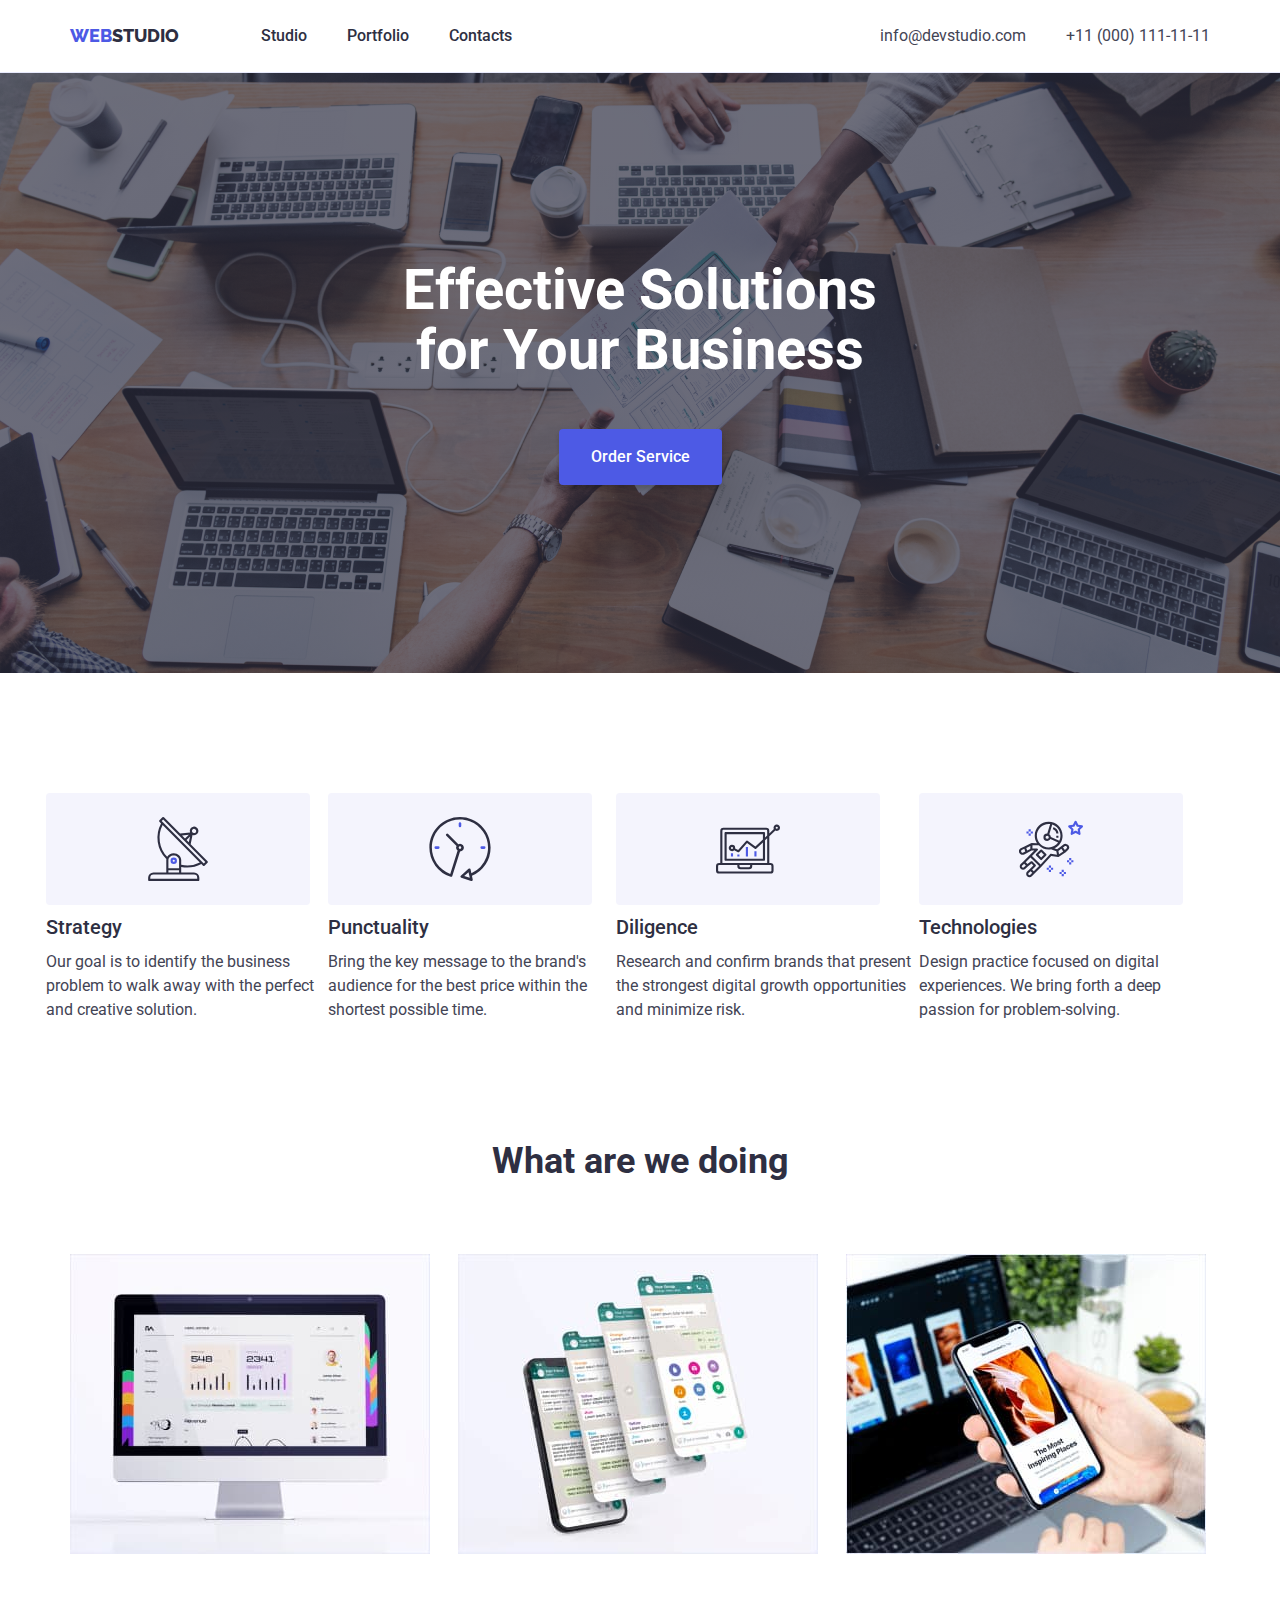
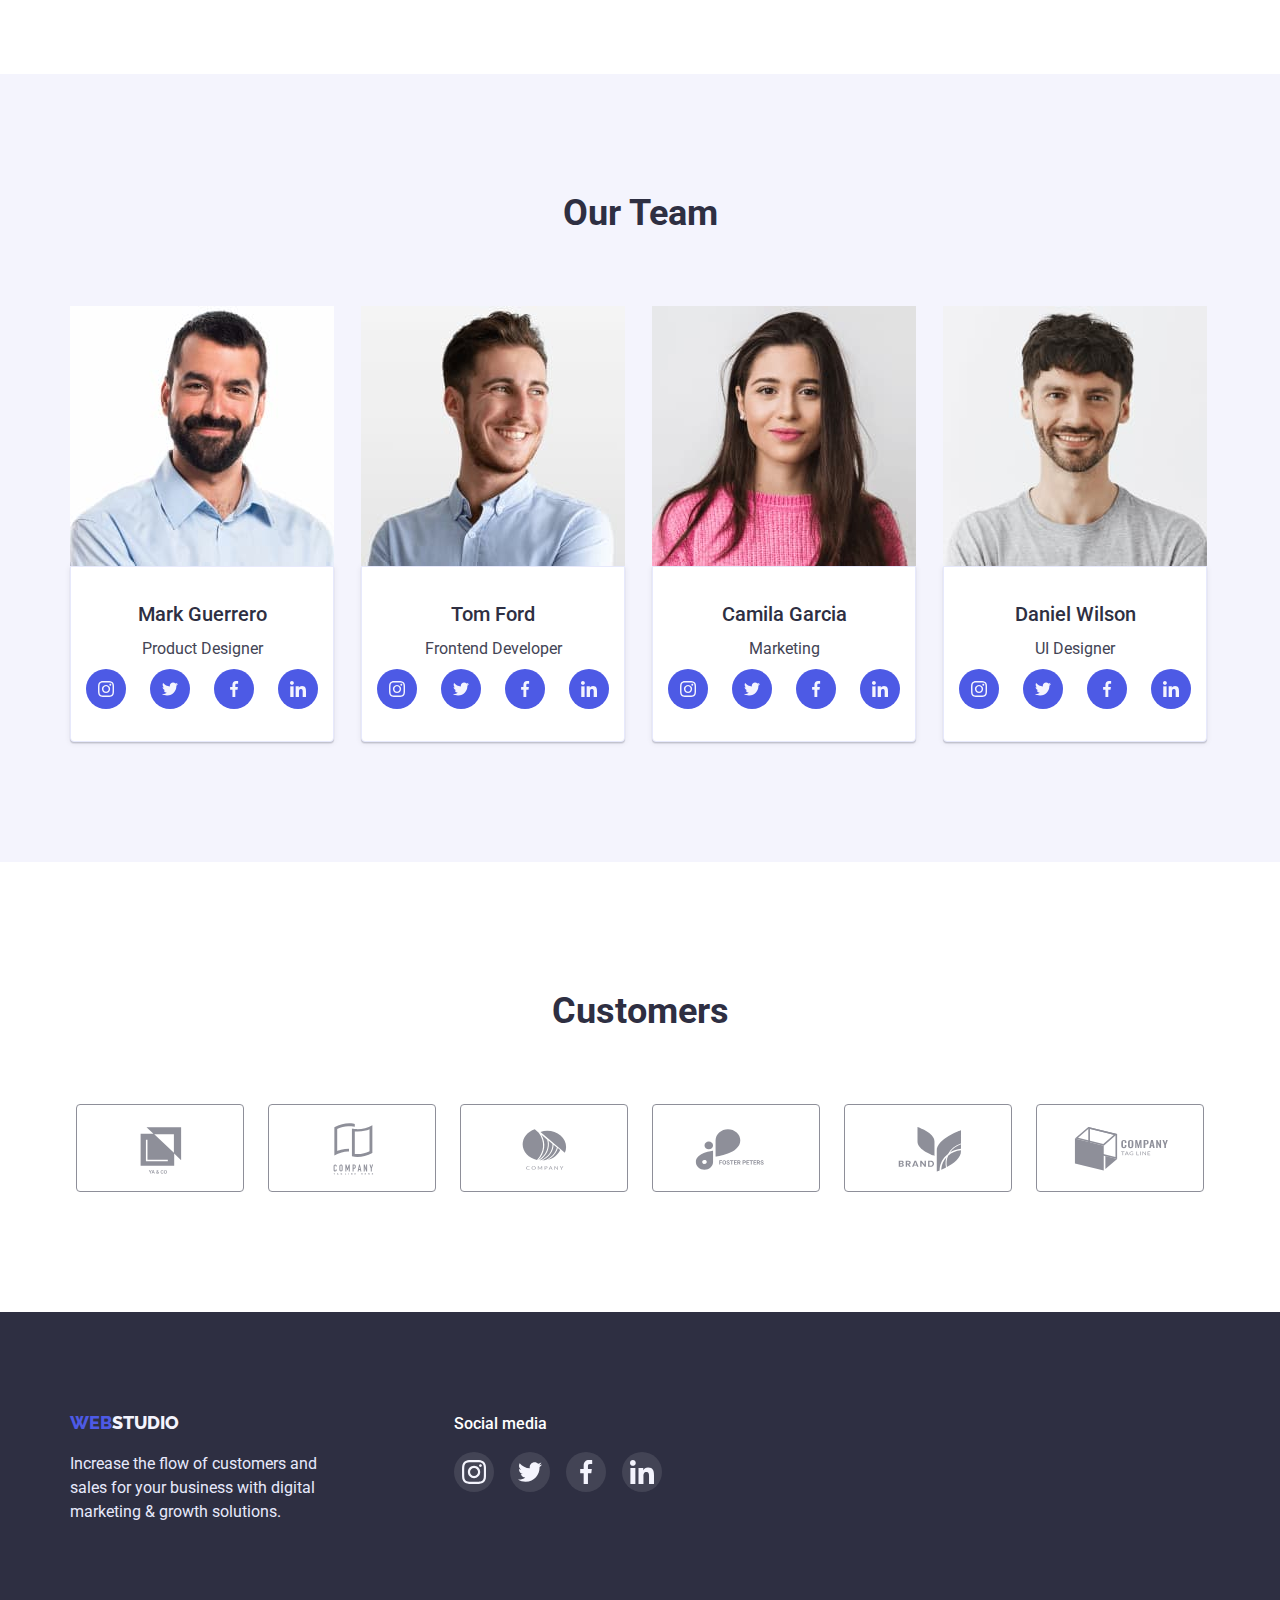
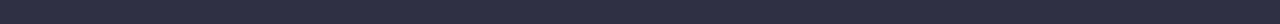
<file: index.html>
<!DOCTYPE html>
<html lang="en" class="page">
<head>
    <meta charset="UTF-8">
    <meta name="viewport" content="width=device-width, initial-scale=1.0">
    <title>WebStudio</title>

    <link rel="stylesheet" href="./css/modern-normalize.css">
    <link rel="stylesheet" href="./css/styles.css">

    <link rel="preconnect" href="https://fonts.googleapis.com">
    <link rel="preconnect" href="https://fonts.gstatic.com" crossorigin>
    <link href="https://fonts.googleapis.com/css2?family=Raleway:wght@800&family=Roboto:wght@400;500;700;900&display=swap" rel="stylesheet">
</head>

<body>
    <header class="page-header">
        <div class="container main-nav"> 
                <nav class="logo-nav">
                    <a href="./index.html" class="logo">
                        <span>Web</span>Studio
                    </a>
                    <ul class="site-nav list">
                        <li class="item"><a href="./index.html">Studio</a></li>
                        <li class="item"><a href="./portfolio.html">Portfolio</a></li>
                        <li class="item"><a href="">Contacts</a></li>
                    </ul>                   
                </nav>
        
                <address class="address">
                    <ul class="auth-nav list">
                        <li class="item"><a href="mailto:info@devstudio.com">info@devstudio.com</a></li>
                        <li class="item"><a href="tel:+110001111111">+11 (000) 111-11-11</a></li>
                    </ul>
                </address>
        </div>
    </header>

<main>
    <section class="hero  overlay">
        <div class="container">
        
        <h1 class="hero-title">Effective Solutions <br> for Your Business</h1>
        <button class="button  button-primary" type="button">Order Service</button> 
        
        </div>
    </section>
    
    <section class="section-principles">

        <div class="container">

            <ul class="feature-list list">
                <li class="item-list icon-strategy">
                    <div class="card-content">
                    <h3 class="title">Strategy</h3>
                    <p class="content">Our goal is to identify the business
                        problem to walk away with the perfect and creative solution. </p>
                    </div>
                </li>
                <li class="item-list icon-clock">
                    <div class="card-content">
                    <h3 class="title">Punctuality</h3>
                    <p class="content">Bring the key message to the brand's audience for the best price within the shortest possible time.</p>
                    </div>
                </li>
                <li class="item-list icon-diagram">
                    <div class="card-content">
                    <h3 class="title">Diligence</h3>
                    <p class="content">Research and confirm brands that present the strongest digital growth opportunities and minimize risk.</p>
                    </div>
                </li>
                <li class="item-list icon-astronaut">
                    <div class="card-content">
                    <h3 class="title">Technologies</h3>
                    <p class="content">Design practice focused on digital experiences. We bring forth a deep passion for problem-solving.</p>
                    </div>
                </li>
            </ul>  
        
        </div>
        
    </section> 

    <section class="section-wawd">   

        <div class="container">

        <h2 class="section-title">What are we doing</h2>
            <ul class="section-nav-wawd list">
                <li class="item">
                    <div class="card-thumb">
                    <img src="./images/rectangle.jpg" alt="comp" width="360" class="wawd-image">
                    </div>
                </li>
                <li class="item">
                    <div class="card-thumb">
                    <img src="./images/rectangleone.jpg" alt="app" width="360" class="wawd-image">
                    </div>
                </li>
                <li class="item">
                    <div class="card-thumb">
                    <img src="./images/rectangletwo.jpg" alt="phone" width="360" class="wawd-image">
                    </div>
                </li>
            
            </ul>

        </div>

    </section>

    <section class="section-team">

        <div class="container">
            <div class="our-team">

        <h2 class="section-title">Our Team</h2>

        <ul class="team list">
            <li class="item">
                <div class="team-card">
                <div class="card-team">
                <img src="./images/img.jpg" alt="Product Designer" width="264">
                </div>
                <div class="card-txt">
                <h3 class="title">Mark Guerrero</h3>
                <p class="content">Product Designer</p>
                <ul class="social-list list">
                    <li class="social-list-item">
                        <a href="" class="social-list-link">
                            <svg class="social-list-icon" width="16" height="16">
                                <use href="./images/sprite.svg#icon-instagram"></use>
                            </svg>
                        </a>
                    </li>
                    <li class="social-list-item">
                        <a href="" class="social-list-link">
                            <svg class="social-list-icon" width="16" height="16">
                                <use href="./images/sprite.svg#icon-twitter"></use>
                            </svg>
                        </a>
                    </li>
                    <li class="social-list-item">
                        <a href="" class="social-list-link">
                            <svg class="social-list-icon" width="16" height="16">
                                <use href="./images/sprite.svg#icon-facebook"></use>
                            </svg>
                        </a>
                    </li>
                    <li class="social-list-item">
                        <a href="" class="social-list-link">
                            <svg class="social-list-icon" width="16" height="16">
                                <use href="./images/sprite.svg#icon-linkedin"></use>
                            </svg>
                        </a>
                    </li>
                </ul>
                </div>
                </div>
            </li>
            <li class="item">
                <div class="team-card">
                <div class="card-team">
                <img src="./images/imgone.jpg" alt="Frontend Developer" width="264">
                </div>
                <div class="card-txt">
                <h3 class="title">Tom Ford</h3>
                <p class="content">Frontend Developer</p>
                <ul class="social-list list">
                    <li class="social-list-item">
                        <a href="" class="social-list-link">
                            <svg class="social-list-icon" width="16" height="16">
                                <use href="./images/sprite.svg#icon-instagram"></use>
                            </svg>
                        </a>
                    </li>
                    <li class="social-list-item">
                        <a href="" class="social-list-link">
                            <svg class="social-list-icon" width="16" height="16">
                                <use href="./images/sprite.svg#icon-twitter"></use>
                            </svg>
                        </a>
                    </li>
                    <li class="social-list-item">
                        <a href="" class="social-list-link">
                            <svg class="social-list-icon" width="16" height="16">
                                <use href="./images/sprite.svg#icon-facebook"></use>
                            </svg>
                        </a>
                    </li>
                    <li class="social-list-item">
                        <a href="" class="social-list-link">
                            <svg class="social-list-icon" width="16" height="16">
                                <use href="./images/sprite.svg#icon-linkedin"></use>
                            </svg>
                        </a>
                    </li>
                </ul>
                </div>
                </div>
            </li>
            <li class="item">
                <div class="team-card">
                <div class="card-team">
                <img src="./images/imgtwo.jpg" alt="Marketing" width="264">
                </div>
                <div class="card-txt">
                <h3 class="title">Camila Garcia</h3>
                <p class="content">Marketing</p>
                <ul class="social-list list">
                    <li class="social-list-item">
                        <a href="" class="social-list-link">
                            <svg class="social-list-icon" width="16" height="16">
                                <use href="./images/sprite.svg#icon-instagram"></use>
                            </svg>
                        </a>
                    </li>
                    <li class="social-list-item">
                        <a href="" class="social-list-link">
                            <svg class="social-list-icon" width="16" height="16">
                                <use href="./images/sprite.svg#icon-twitter"></use>
                            </svg>
                        </a>
                    </li>
                    <li class="social-list-item">
                        <a href="" class="social-list-link">
                            <svg class="social-list-icon" width="16" height="16">
                                <use href="./images/sprite.svg#icon-facebook"></use>
                            </svg>
                        </a>
                    </li>
                    <li class="social-list-item">
                        <a href="" class="social-list-link">
                            <svg class="social-list-icon" width="16" height="16">
                                <use href="./images/sprite.svg#icon-linkedin"></use>
                            </svg>
                        </a>
                    </li>
                </ul>
                </div>
                </div>
            </li>
            <li class="item">
                <div class="team-card">
                <div class="card-team">
                <img src="./images/imgthree.jpg" alt="UI Designer" width="264">
                </div>
                <div class="card-txt">
                <h3 class="title">Daniel Wilson</h3>
                <p class="content">UI Designer</p>
                <ul class="social-list list">
                    <li class="social-list-item">
                        <a href="" class="social-list-link">
                            <svg class="social-list-icon" width="16" height="16">
                                <use href="./images/sprite.svg#icon-instagram"></use>
                            </svg>
                        </a>
                    </li>
                    <li class="social-list-item">
                        <a href="" class="social-list-link">
                            <svg class="social-list-icon" width="16" height="16">
                                <use href="./images/sprite.svg#icon-twitter"></use>
                            </svg>
                        </a>
                    </li>
                    <li class="social-list-item">
                        <a href="" class="social-list-link">
                            <svg class="social-list-icon" width="16" height="16">
                                <use href="./images/sprite.svg#icon-facebook"></use>
                            </svg>
                        </a>
                    </li>
                    <li class="social-list-item">
                        <a href="" class="social-list-link">
                            <svg class="social-list-icon" width="16" height="16">
                                <use href="./images/sprite.svg#icon-linkedin"></use>
                            </svg>
                        </a>
                    </li>
                </ul>
                </div>
                </div>
            </li>
        </ul>
        </div>

        </div>

    </section>

    <section class="customers">

        <div class="container">
        
            <h2 class="section-title">Customers</h2>

            <ul class="customer-list list">
                <li class="customer-list-item">
                    <a href="" class="customer-list-link">
                        <svg class="customer-list-icon" width="104" height="56">
                            <use href="./images/sprite.svg#icon-YACO"></use>
                        </svg>
                    </a>
                </li>
                <li class="customer-list-item">
                    <a href="" class="customer-list-link">
                        <svg class="customer-list-icon" width="104" height="56">
                            <use href="./images/sprite.svg#icon-tagline"></use>
                        </svg>
                    </a>
                </li>
                <li class="customer-list-item">
                    <a href="" class="customer-list-link">
                        <svg class="customer-list-icon" width="104" height="56">
                            <use href="./images/sprite.svg#icon-company"></use>
                        </svg>
                    </a>
                </li>
                <li class="customer-list-item">
                    <a href="" class="customer-list-link">
                        <svg class="customer-list-icon" width="104" height="56">
                            <use href="./images/sprite.svg#icon-foster"></use>
                        </svg>
                    </a>
                </li>
                <li class="customer-list-item">
                    <a href="" class="customer-list-link">
                        <svg class="customer-list-icon" width="104" height="56">
                            <use href="./images/sprite.svg#icon-brand"></use>
                        </svg>
                    </a>
                </li>
                <li class="customer-list-item">
                    <a href="" class="customer-list-link">
                        <svg class="customer-list-icon" width="104" height="56">
                            <use href="./images/sprite.svg#icon-companytag"></use>
                        </svg>
                    </a>
                </li>

            </ul>
        </div>
    </section>
</main>

    <footer class="footer">
        <div class="container">

            <ul class="foot list">
                <li class="footik">
                    <a href="./index.html" class="logo-footer">
                        <span>Web</span>Studio
                        </a>
                        <p class="description">Increase the flow of customers and sales for your business with digital marketing & growth solutions.</p>
                </li>

                <li class="footik">
                    
                    <p class="social-media-title">Social media</p> 
                    <ul class="social-media list">
                        
                        <li class="social-media-item">
                            <a href="" class="social-media-link">
                                <svg class="social-media-icon" width="24" height="24" >
                                    <use href="./images/sprite.svg#icon-instagram"></use>
                                </svg>
                            </a>
                        </li>
                        <li class="social-media-item">
                            <a href="" class="social-media-link">
                                <svg class="social-media-icon" width="24" height="24" >
                                    <use href="./images/sprite.svg#icon-twitter"></use>
                                </svg>
                            </a>
                        </li>
                        <li class="social-media-item">
                            <a href="" class="social-media-link">
                                <svg class="social-media-icon" width="24" height="24" >
                                    <use href="./images/sprite.svg#icon-facebook"></use>
                                </svg>
                            </a>
                        </li>
                        <li class="social-media-item">
                            <a href="" class="social-media-link">
                                <svg class="social-media-icon" width="24" height="24" >
                                    <use href="./images/sprite.svg#icon-linkedin"></use>
                                </svg>
                            </a>
                        </li>
            
                    </ul> 
                    
                </li>
            </ul>
        
        </div>

        
    </footer>
</body>
</html>
</file>
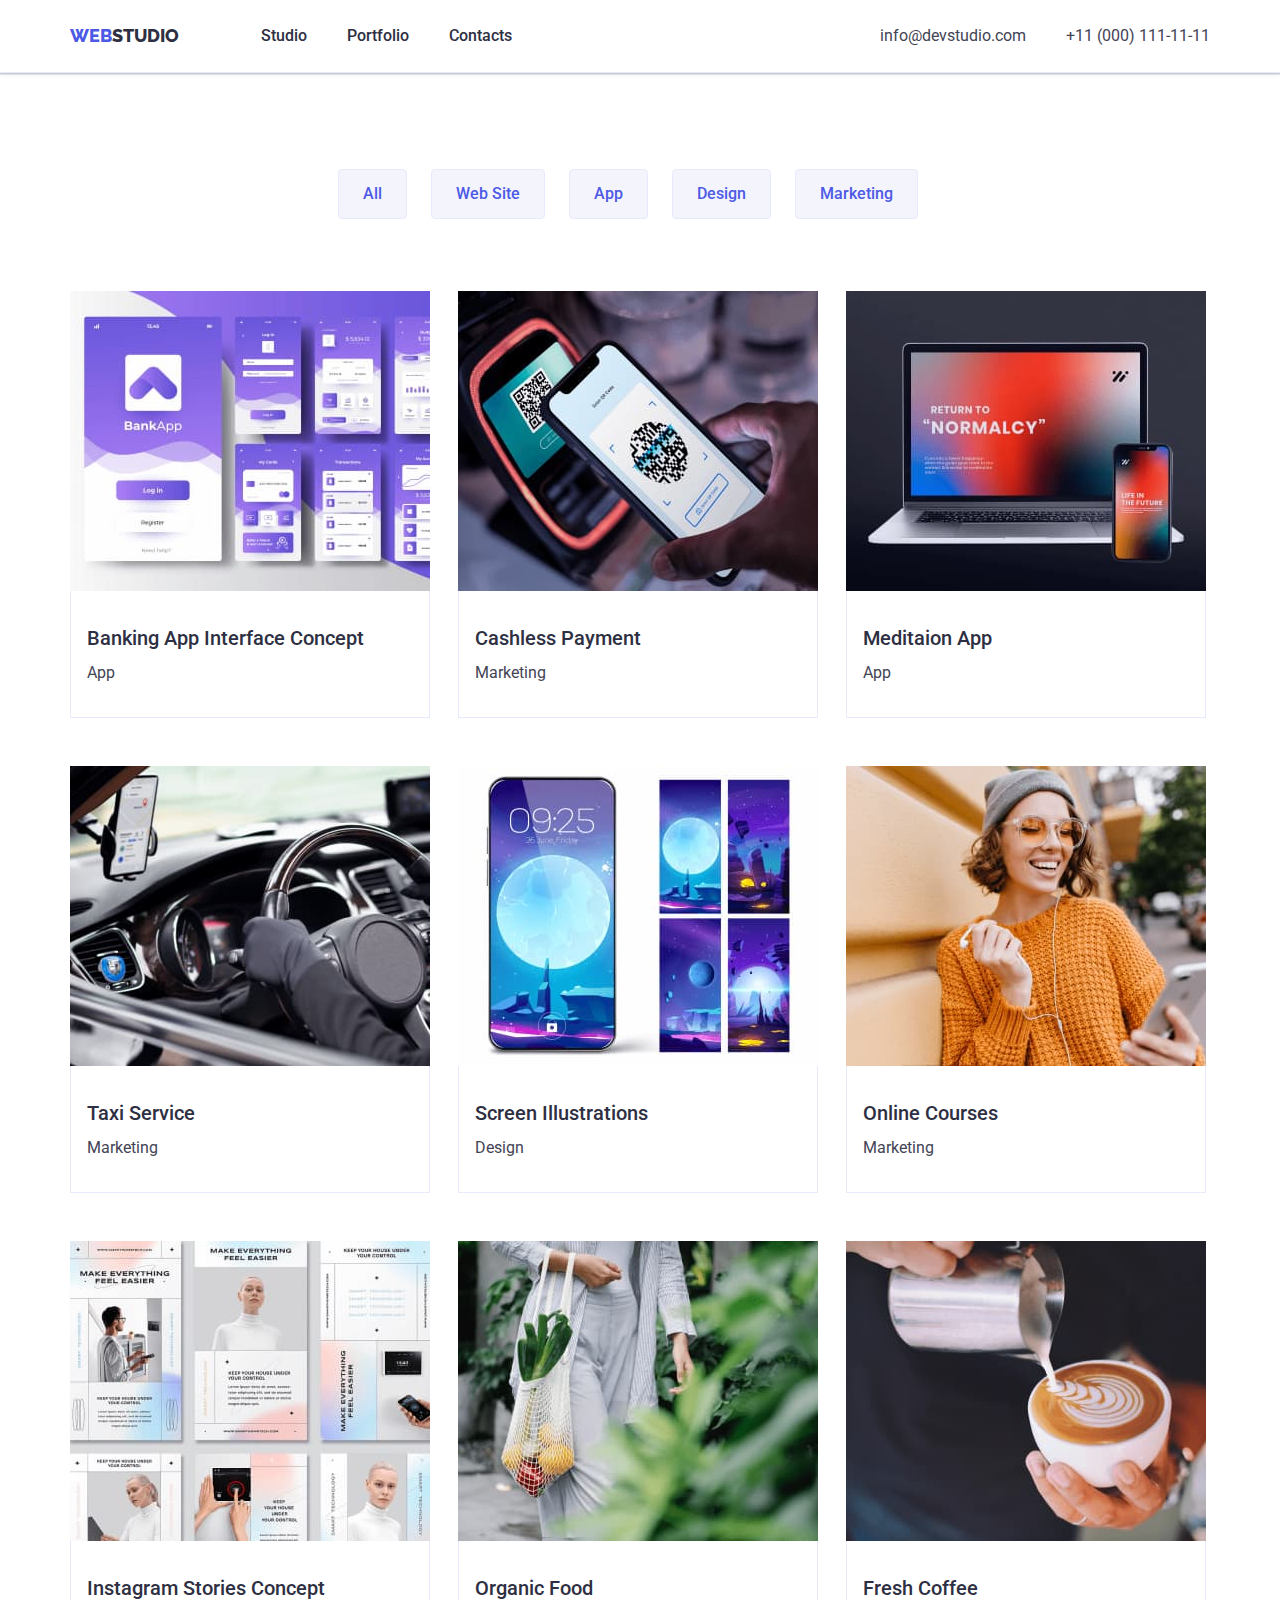
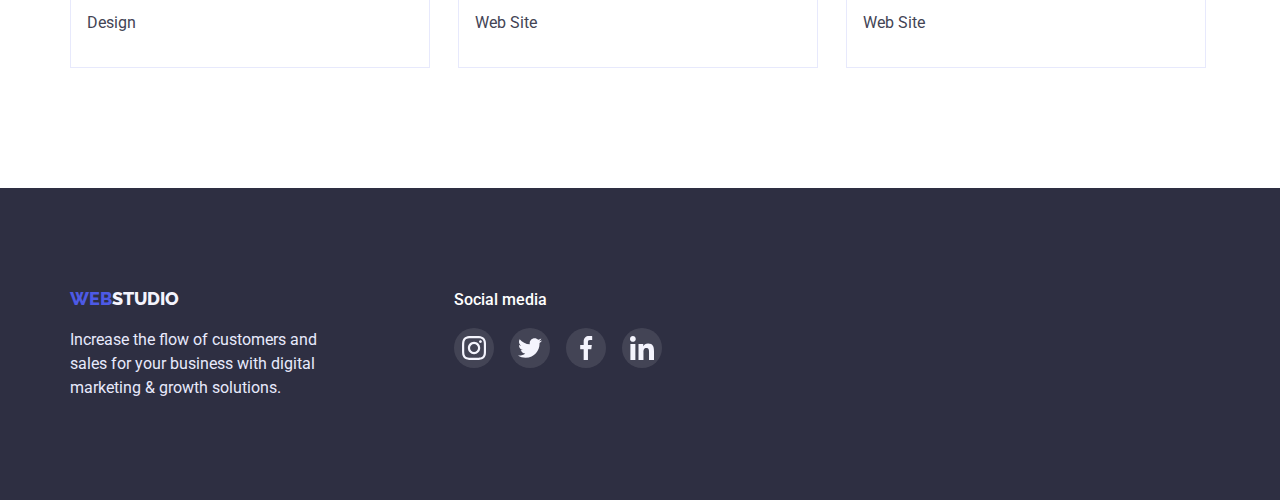
<file: portfolio.html>
<!DOCTYPE html>
<html lang="en" class="page">
<head>
    <meta charset="UTF-8">
    <meta http-equiv="X-UA-Compatible" content="IE=edge">
    <meta name="viewport" content="width=device-width, initial-scale=1.0">
    <title>Portfolio</title>

    <link rel="stylesheet" href="./css/modern-normalize.css">
    <link rel="stylesheet" href="./css/styles.css">

    <link rel="preconnect" href="https://fonts.googleapis.com">
    <link rel="preconnect" href="https://fonts.gstatic.com" crossorigin>
    <link href="https://fonts.googleapis.com/css2?family=Raleway:wght@800&family=Roboto:wght@400;500;700;900&display=swap" rel="stylesheet">
</head>

<body>
    <header class="page-header">
        <div class="container">
            
            <div class="main-nav">
                <nav class="logo-nav">
                    <a href="./index.html" class="logo">
                        <span>Web</span>Studio
                    </a>
                    <ul class="site-nav list">
                        <li class="item"><a href="./index.html">Studio</a></li>
                        <li class="item"><a href="./portfolio.html">Portfolio</a></li>
                        <li class="item"><a href="">Contacts</a></li>
                    </ul>                   
                </nav>
        
                <address class="address">
                    <ul class="auth-nav list">
                        <li class="item"><a href="mailto:info@devstudio.com">info@devstudio.com</a></li>
                        <li class="item"><a href="tel:+110001111111">+11 (000) 111-11-11</a></li>
                    </ul>
                </address>
            </div>

            </div>  
    </header>

    <main>

        <section   class="portfolio-page">

            <div class="container">

                <ul class="button-nav list">
                    <li>
                        <button class="button button-secondary" type="button">All</button> 
                    </li>
                    <li>
                        <button class="button button-secondary" type="button">Web Site</button> 
                    </li>
                    <li>
                        <button class="button button-secondary" type="button">App</button> 
                    </li>
                    <li>
                        <button class="button button-secondary" type="button">Design</button> 
                    </li>
                    <li>
                        <button class="button button-secondary" type="button">Marketing</button> 
                    </li>
                </ul>

                <ul class="section-nav list">

                    <li class="item">
                        <article class="card">
                        <a href="" class="link">
                        <div class="card-thumb">
                            <img src="./images/oneimg.jpg" alt="Banking App" width="360"> 
                        </div>
                        <div class="card-text">
                            <h3 class="title">Banking App Interface Concept</h3>
                            <p class="content">App</p>
                        </div>
                        </a>
                        </article>     
                    </li>

                    <li class="item">
                        <article class="card">
                        <a href="" class="link">
                        <div class="card-thumb">
                            <img src="./images/twoimg.jpg" alt="Cashless Payment" width="360">
                        </div>
                        <div class="card-text">
                            <h3 class="title">Cashless Payment</h3>
                            <p class="content">Marketing</p>
                        </div>
                        </a>
                        </article>  
                    </li>

                    <li class="item">
                        <article class="card">
                        <a href="" class="link">
                        <div class="card-thumb">
                            <img src="./images/threeimg.jpg" alt="MeditaTion App" width="360">
                        </div>
                        <div class="card-text">
                            <h3 class="title">Meditaion App</h3>
                            <p class="content">App</p>
                        </div>
                        </a>
                        </article>
                    </li>
                    
                    <li class="item">
                        <article class="card">
                        <a href="" class="link">
                        <div class="card-thumb">
                            <img src="./images/fourimg.jpg" alt="Taxi Service" width="360">
                        </div>
                        <div class="card-text">
                            <h3 class="title">Taxi Service</h3>
                            <p class="content">Marketing</p>
                        </div>
                        </a>
                        </article>
                    </li>

                    <li class="item">
                        <article class="card">
                        <a href="" class="link">
                        <div class="card-thumb">
                            <img src="./images/fiveimg.jpg" alt="Screen Illustrations" width="360">
                        </div>
                        <div class="card-text">
                            <h3 class="title">Screen Illustrations</h3>
                            <p class="content">Design</p>
                        </div>
                        </a>
                        </article>
                    </li>

                    <li class="item">
                        <article class="card">
                        <a href="" class="link">
                        <div class="card-thumb">
                            <img src="./images/siximg.jpg" alt="Online Courses" width="360">
                        </div>
                        <div class="card-text">
                            <h3 class="title">Online Courses</h3>
                            <p class="content">Marketing</p>
                        </div>
                        </a>
                        </article>
                    </li>

                    <li class="item">
                        <article class="card">
                        <a href="" class="link">
                        <div class="card-thumb">
                            <img src="./images/sevenimg.jpg" alt="Instagram Stories Concept" width="360">
                        </div>
                        <div class="card-text">
                            <h3 class="title">Instagram Stories Concept</h3>
                            <p class="content">Design</p>
                        </div>
                        </a>
                        </article>
                    </li>

                    <li class="item">
                        <article class="card">
                        <a href="" class="link">
                        <div class="card-thumb">
                            <img src="./images/eightimg.jpg" alt="Organic Food" width="360">
                        </div>
                        <div class="card-text">
                            <h3 class="title">Organic Food</h3>
                            <p class="content">Web Site</p>
                        </div>
                        </a>
                        </article>
                    </li>

                    <li class="item">
                        <article class="card">
                        <a href="" class="link">
                        <div class="card-thumb">
                            <img src="./images/nineimg.jpg" alt="Fresh Coffee" width="360">
                        </div>
                        <div class="card-text">
                            <h3 class="title">Fresh Coffee</h3>
                            <p class="content">Web Site</p>
                        </div>
                        </a>
                        </article>
                    </li>
                </ul>

            </div>
          
        </section> 
      
    </main>

   
    <footer class="footer">
        <div class="container">

            <ul class="foot list">
                <li class="footik">
                    <a href="./index.html" class="logo-footer">
                        <span>Web</span>Studio
                        </a>
                        <p class="description">Increase the flow of customers and sales for your business with digital marketing & growth solutions.</p>
                </li>

                <li class="footik">
                    
                    <p class="social-media-title">Social media</p> 
                    <ul class="social-media list">
                        
                        <li class="social-media-item">
                            <a href="" class="social-media-link">
                                <svg class="social-media-icon" width="24" height="24" >
                                    <use href="./images/sprite.svg#icon-instagram"></use>
                                </svg>
                            </a>
                        </li>
                        <li class="social-media-item">
                            <a href="" class="social-media-link">
                                <svg class="social-media-icon" width="24" height="24" >
                                    <use href="./images/sprite.svg#icon-twitter"></use>
                                </svg>
                            </a>
                        </li>
                        <li class="social-media-item">
                            <a href="" class="social-media-link">
                                <svg class="social-media-icon" width="24" height="24" >
                                    <use href="./images/sprite.svg#icon-facebook"></use>
                                </svg>
                            </a>
                        </li>
                        <li class="social-media-item">
                            <a href="" class="social-media-link">
                                <svg class="social-media-icon" width="24" height="24" >
                                    <use href="./images/sprite.svg#icon-linkedin"></use>
                                </svg>
                            </a>
                        </li>
            
                    </ul> 
                    
                </li>
            </ul>
        
        </div>

        
    </footer>

</body>
</html>
</file>
<file: css/styles.css>
*,
*::before,
*::after {
  box-sizing: border-box;
}

:root {
    --main-textcolor: #2E2F42;
    --second-textcolor: #434455;
    --header-color: #FFFFFF;
    --footer-color: #E7E9FC;
    --logoweb-color: #4D5AE5; 
    --logostudio-color: #F4F4FD;
    --background-color: #fff;
    --nav-hoverfocus: #404BBF;
    --section-nav-gap: 24px;
}

.container {
    margin-left: auto;
    margin-right: auto;
    padding-left: 9px;
    padding-right: 9px;
    width: 1158px;
    /*outline: 2px solid tomato;*/ 
    
}

body {
    color: var(--second-textcolor);
    font-family: 'Roboto', sans-serif;
}


.page {
    background-color: #fff;
    font-size: 16px;
    line-height: 1.5;
    text-decoration: none;
   }

.portfolio-page {
    padding-top: 96px;
    padding-bottom: 120px;
}  

.logo {
    color: var(--main-textcolor);
    font-weight: 800;
    font-size: 18px;
    line-height: 0.75;
    font-family: 'Raleway';
    text-transform: uppercase;
    text-decoration: none;

    width: 115px;

    margin-right: 76px;

}

.description {
    color: var(--footer-color);
    width: 264px;
    margin: 16px  0px 0px 0px;
}

span {
    color: var(--logoweb-color);
}

.list {
    margin: 0;
    padding: 0;
    list-style: none;
    text-decoration: none;
}

.main-nav {
    display: flex;
    align-items: center;
    justify-content: flex-start;

}

.page-header {
    background: #FFFFFF;
    border-bottom: 1px solid #E7E9FC;
    box-shadow: 0px 2px 1px rgba(46, 47, 66, 0.08), 0px 1px 1px rgba(46, 47, 66, 0.16), 0px 1px 6px rgba(46, 47, 66, 0.08);
}

.logo-nav  {
    display: flex;
    align-items: center;
    justify-content: flex-start;
}

.site-nav a {
    display: block;
    padding-top: var(--section-nav-gap);
    padding-bottom: var(--section-nav-gap);

    color: var(--main-textcolor);
    font-weight: 500;
    text-decoration: none;
}

.site-nav,
.auth-nav {
    display: flex;
}

.address {
    margin-left: auto;
}

.site-nav> .item,
.auth-nav> .item {
    margin-right: 40px;
}

.site-nav> .item:last-child,
.auth-nav> .item:last-child {
    margin-right: 0px;
}
.site-nav a:hover,
.site-nav a:focus {
    color: var(--nav-hoverfocus);
}

.auth-nav a{
    color: var(--second-textcolor);
    font-family: 'Roboto';
    font-style: normal;
    font-weight: 400;
    font-size: 16px;
    line-height: var(--section-nav-gap);
    text-decoration: none;
}

.auth-nav a:hover,
.auth-nav a:focus {
    color: var(--nav-hoverfocus);
}

.hero {
    /*outline: 2px solid tomato;*/
    background-color: #2E2F42;

    padding: 188px 0px;
    text-align: center;
}

.overlay {
    max-width: 1600px;
    height: 600px;
    margin-left: auto;
    margin-right: auto;
    background-image: linear-gradient(
        rgba(46, 47, 66, 0.7),
        rgba(46, 47, 66, 0.7)), 
        url(../images/people-office.png);    
    background-repeat: no-repeat;
    background-position: center;
    background-size: cover;
    background-color: #2E2F42 70 %;
}

.hero-title {
    color: var(--background-color);
    font-weight: 700;
    font-size: 56px;
    line-height: 1.07;

    margin-top: 0;
    margin-bottom: 48px;
}

.section-principles {
    padding: 120px 0px;
}

.item-list::before {
    display: inline-block;
    content: "";

    width: 264px;
    height: 112px;

    background-color: var(--logostudio-color);
    background-size: 64px;
    background-repeat: no-repeat;
    background-position: center;
    border-radius: 4px;   
}

.item-list.icon-strategy::before {
    background-image: url(../images/antenna.svg);
}

.item-list.icon-clock::before {
    background-image: url(../images/clock.svg);
}

.item-list.icon-diagram::before {
    background-image: url(../images/diagram.svg);
}

.item-list.icon-astronaut::before {
    background-image: url(../images/astronaut.svg);
}

.feature-list {
    display: flex;    
    margin-left: calc(-1 * var(--section-nav-gap));
}

.feature-list> .item {
    flex-basis: calc(100% / 4) ;
    margin-left: var(--section-nav-gap) ;
}

.section-wawd {

    padding-top: 0;
    padding-bottom: 120px;
    }

.team {
    display: flex;
    margin-left: calc(-1 * var(--section-nav-gap));
    }
    
.team> .item {
    flex-basis: calc(100% / 4 );
    margin-left: var(--section-nav-gap);
    }

.section-title {
    color: var(--main-textcolor);
    font-weight: 700;
    font-size: 36px;
    line-height: 1.11;
    text-align: center;
    margin: 0;
    margin-bottom: 72px;
}

.title {
    color: var(--main-textcolor);
    font-weight: 500;
    font-size: 20px;
    margin-top: 0;
    margin-bottom: 0;

    /*outline: 2px solid tomato;*/ 
   }

.content {
    font-family: 'Roboto', sans-serif;
    font-style: normal;
    font-weight: 400;
    font-size: 16px;
    line-height: var(--section-nav-gap);

    color: var(--second-textcolor);
    
    margin-top: 8px;
    margin-bottom: 0;

    /*outline: 2px solid tomato;*/
    }

.social-list {
    display: flex;
    justify-content: center;
    gap: 24px;
    margin-top: 8px;
}

.social-list-link {
    display: flex;
    justify-content: center;
    align-items: center;

    width: 40px;
    height: 40px;
    border-radius: 50%;
    background-color: var(--logoweb-color) ;
}

.social-list-icon {
    fill: #F4F4FD;
}

.social-list-link:hover,
.social-list-link:focus {
    background: var(--nav-hoverfocus);
}

.button-primary {
    cursor: pointer;
    color:var(--background-color);
    background: var(--logoweb-color);
    box-shadow: 0px 4px 4px rgba(0, 0, 0, 0.15);
    border-width: 0px;
    border-radius: 4px;
    font-family: 'Roboto';
    font-style: normal;
    font-weight: 500;
    font-size: 16px;
    line-height: 24px;

    padding: 16px 32px;
}

.button-primary:hover,
.button-primary:focus {
    background: var(--nav-hoverfocus);
}

.button-secondary:hover, 
.button-secondary:focus {
    background: var(--nav-hoverfocus);
    color: var(--header-color);
    box-shadow: 0px 4px 4px rgba(0, 0, 0, 0.15);
}

.button-secondary {
    cursor: pointer;
    color: var(--logoweb-color);
    background: var(--logostudio-color);
    border: 1px solid #E7E9FC;
    border-radius: 4px;
    font-family: 'Roboto';
    font-style: normal;
    font-weight: 500;
    font-size: 16px;
    line-height: 24px;

    padding: 12px 24px;
    margin-right: var(--section-nav-gap);
}

.section-team {
    background-color: var(--logostudio-color);
    padding-top: 120px;
    padding-bottom: 120px;
    }

.link {
    text-decoration: none;
}

.section-nav-wawd {
    padding: 0;
    margin: 0;
    display: flex;
    flex-wrap: wrap;
    margin-left: calc(-1 * var(--section-nav-gap));
    margin-top: calc(-3 * var(--section-nav-gap)) ;
}

.section-nav-wawd> .item {
    flex-basis: calc(100% / 3 - var(--section-nav-gap));
    margin-left: var(--section-nav-gap);
    margin-top: calc(3 * var(--section-nav-gap) ) ;  
}

.customers {
    padding-top: 130px;
    padding-bottom: 120px;
}

.customer-list {
    display: flex;
    justify-content: center;

    gap: 24px;
}

.customer-list-icon {
    fill: currentColor;
}

.customer-list-link {
    display: flex;
    justify-content: center;
    align-items: center;

    width: 168px;
    height: 88px;

    padding: 16px 32px;

    color: #8E8F99;
    border: 1px solid #8E8F99;
    border-radius: 4px; 
}

.customer-list-link:hover,
.customer-list-link:focus {
    color: #404BBF;
    border: 1px solid #404BBF;
}

.section-portfolio {
    padding-top: 96px;
    padding-bottom: 120px;   
}

.button-nav {
    display: flex;
    justify-content: center;
    margin-bottom: 72px;
}

.section-nav {
    margin: 0;
    display: flex;
    flex-wrap: wrap;
    margin-left: calc(-1 * var(--section-nav-gap));
    margin-top: calc(-2 * var(--section-nav-gap)) ;
}

.section-nav> .item {
    flex-basis: calc(100% / 3 - var(--section-nav-gap));
    margin-left: var(--section-nav-gap);
    margin-top: calc(2 * var(--section-nav-gap) ) ;
}

.img {
    max-width: 100%;
    height: auto;
}

.item * {
    /*outline: 2px solid tomato;*/ 
}

.card:hover {
    background: #FFFFFF;
    border: 1px solid #F4F4FD;
    box-shadow: 0px 1px 6px rgba(46, 47, 66, 0.08), 0px 1px 1px rgba(46, 47, 66, 0.16), 0px 2px 1px rgba(46, 47, 66, 0.08);
}


.card-thumb {
    display: block;
    width: 360px;
    height: 300px;
    margin-right: 0;

    /*outline: 2px solid tomato;*/
}

.card-text {
    padding-top: 32px;
    padding-bottom: 32px;
    padding-left: 16px;
    
    background: #FFFFFF;
    border-right:  1px solid #E7E9FC;
    border-bottom:  1px solid #E7E9FC;
    border-left:  1px solid #E7E9FC;

    width: 360px;
}

.card-txt {
    padding-top: 32px;
    padding-bottom: 32px;
    
    
    background: #FFFFFF;
    border-radius: 0px 0px 4px 4px;
    border: 1px solid #E7E9FC;
    box-shadow: 0px 1px 6px rgba(46, 47, 66, 0.08), 0px 1px 1px rgba(46, 47, 66, 0.16), 0px 2px 1px rgba(46, 47, 66, 0.08);

    text-align: center;

    width: 264px;
}

.card-team {
    width: 264px;
    height: 260px;
    margin-right: 0;

    /*outline: 2px solid tomato;*/ 
}

.footer {
    background: var(--main-textcolor);
    
    padding-top: 100px;
    padding-bottom: 100px;
}

.logo-footer {
    color: var(--logostudio-color);
    font-weight: 800;
    font-size: 18px;
    line-height: 0.75;
    font-family: 'Raleway';
    text-transform: uppercase;
    text-decoration: none;
}

.social-media-title {
    color: var(--header-color);

    font-weight: 500;    

    margin-top: 0;
    margin-bottom: 0;
}

.social-media {
    display: flex;
    gap: 16px;
    margin-top: 16px;

    color: var(--header-color);
}

.social-media-link {
    display: flex;
    justify-content: center;
    align-items: center;

    width: 40px;
    height: 40px;
    border-radius: 50%;
    background-color: rgba(255, 255, 255, 0.1);
}

.social-media-icon {
    fill: #F4F4FD;
}

.social-media-link:hover,
.social-media-link:focus {
    background: #31D0AA;;
}

.foot {
    display: ;
    /*outline: 1px solid tomato;*/
}

.foot {
    display: flex;
}

.footik {
    margin-right: 120px;
}
</file>
